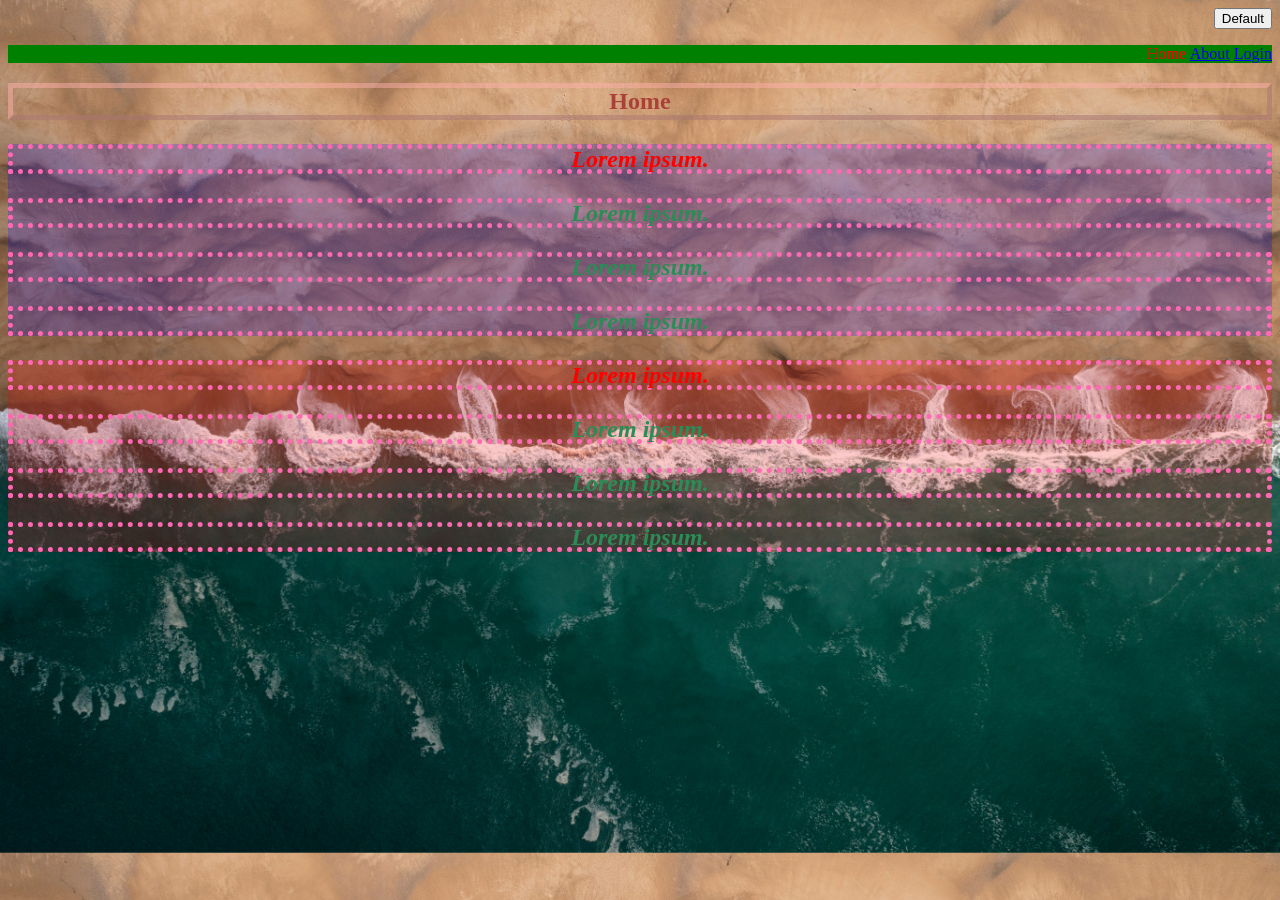
<file: basics/index.html>
<!DOCTYPE html>
<html>


<head>
  <title>CSS</title>
  <link rel="stylesheet" type="text/css" href="style.css">

</head>


<body>
  
  <button class="btn btn-primary">Default</button>


  <header style="background-color: green; color: red;">
    <nav>
      <ul>
        <li>Home</li>
        <li><a href="about.html">About</a></li>
        <li><a href="login.html">Login</a></li>
      </ul>
    </nav>
  </header>


  <section>
    <h2>Home</h2>


    <div id="div1">
      <p class="webtext active">Lorem ipsum.</p>
      <p class="webtext">Lorem ipsum.</p>
      <p class="webtext">Lorem ipsum.</p>
      <p class="webtext">Lorem ipsum.</p>
    </div>

    <div id="div2">
      <p class="webtext active">Lorem ipsum.</p>
      <p class="webtext">Lorem ipsum.</p>
      <p class="webtext">Lorem ipsum.</p>
      <p class="webtext">Lorem ipsum.</p>
    </div>
  </section>
</body>


</html>
</file>
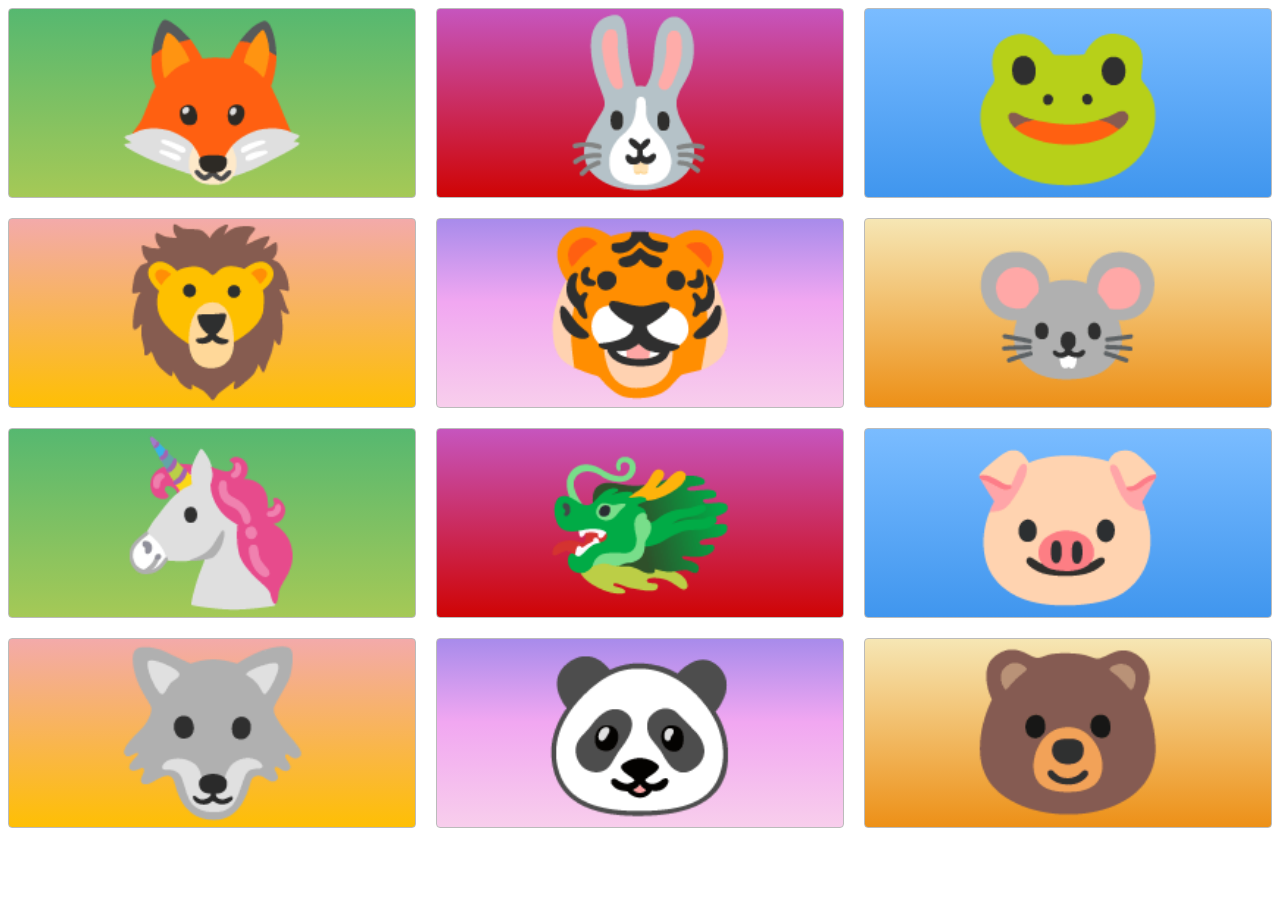
<file: css_grid/index.html>
<!DOCTYPE html>
<html>


<head>
  <!-- the below meta tag is default in most modern browsers. however if you have an
  older browser, the emojis may not show up properly. In which case you need this meta
  tag. Read more here: https://teamtreehouse.com/community/meta-charsetutf8-what-does-this-mean-or-what-does-it-do-i-deleted-it-from-the-code-and-nothing-changed -->
  <meta charset="utf-8" >  

  <title>Grid Master</title>

  <link
    rel="stylesheet"
    href="https://cdnjs.cloudflare.com/ajax/libs/animate.css/4.1.1/animate.min.css"
  >

  <link 
    rel="stylesheet" 
    type="text/css" 
    href="./style.css"
  >
</head>


<body>
  <div class="container">
    <div class="zone green">🦊</div>
    <div class="zone red">🐰</div>
    <div class="zone blue">🐸</div>
    <div class="zone yellow">🦁</div>
    <div class="zone purple">🐯</div>
    <div class="zone brown">🐭</div>
    <div class="zone green">🦄</div>
    <div class="zone red">🐲</div>
    <div class="zone blue">🐷</div>
    <div class="zone yellow">🐺</div>
    <div class="zone purple">🐼</div>
    <div class="zone brown">🐻</div>
  </div>
</body>


</html>
</file>
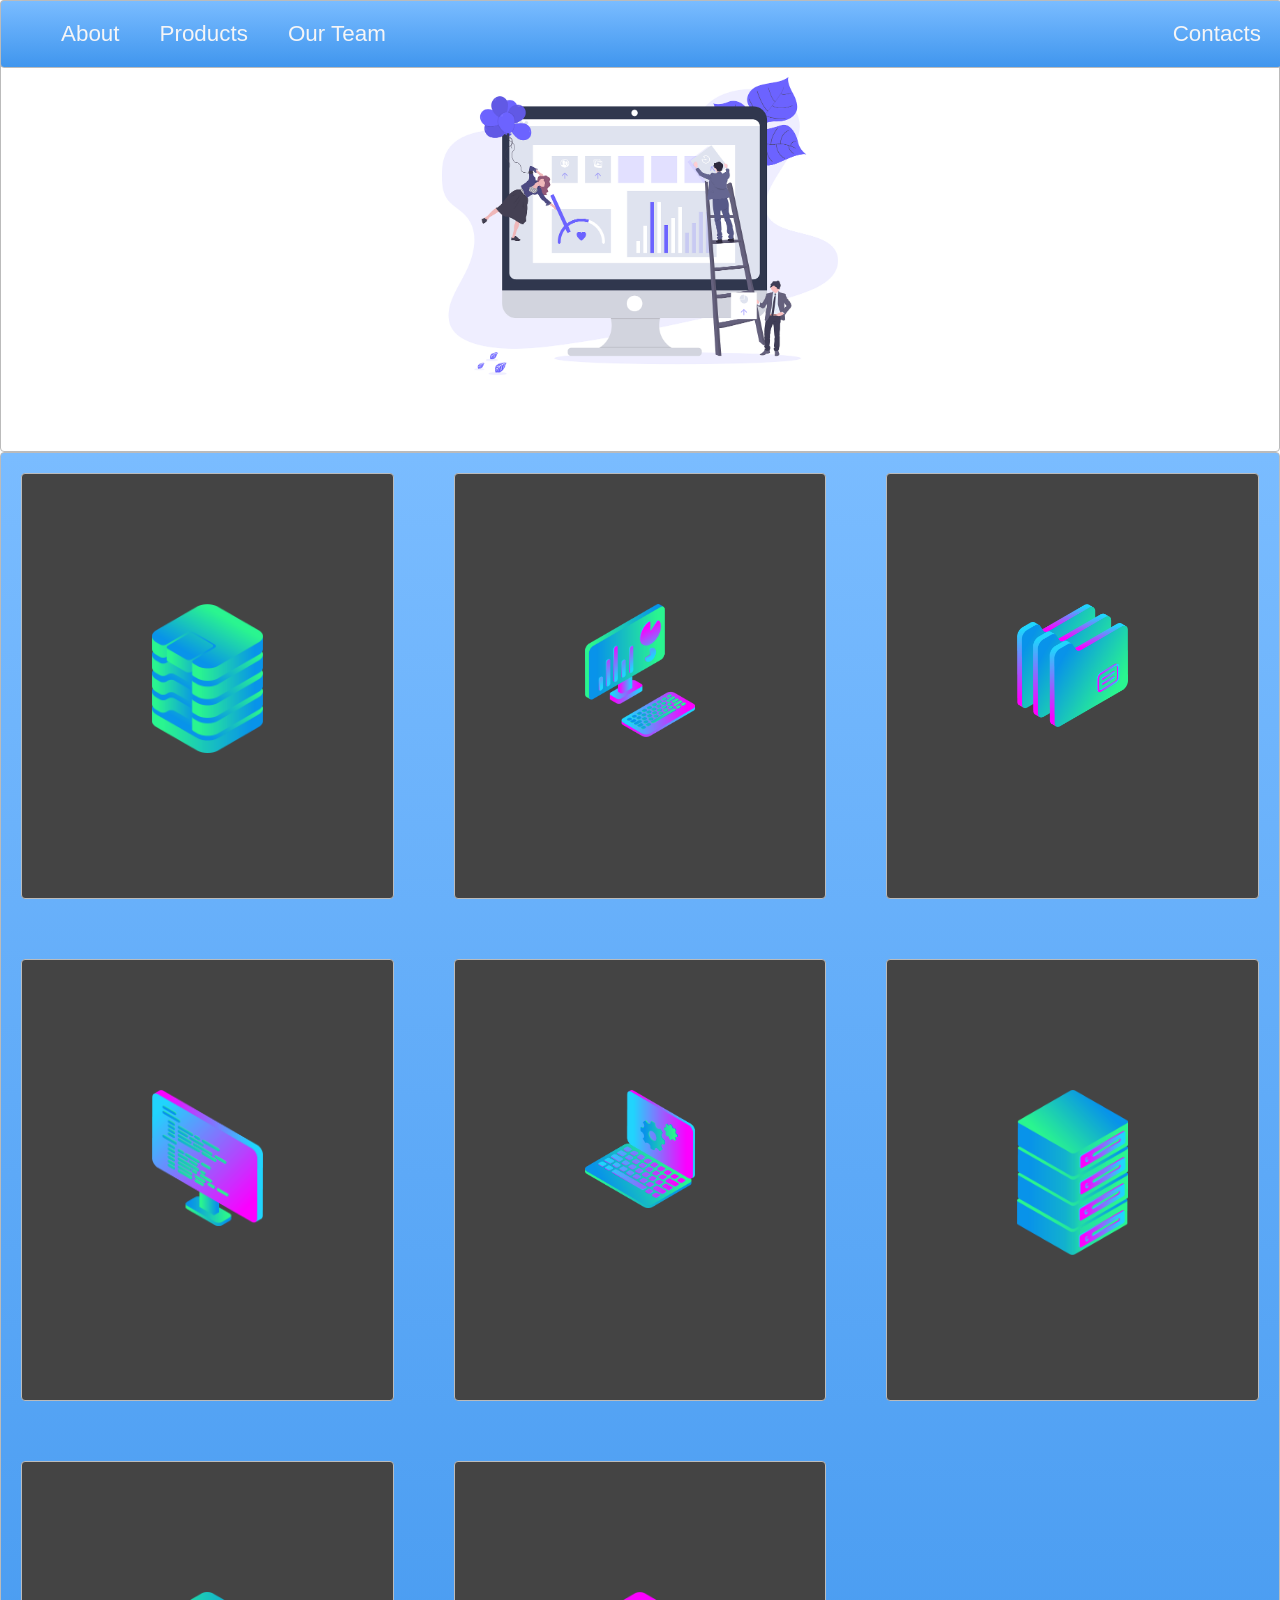
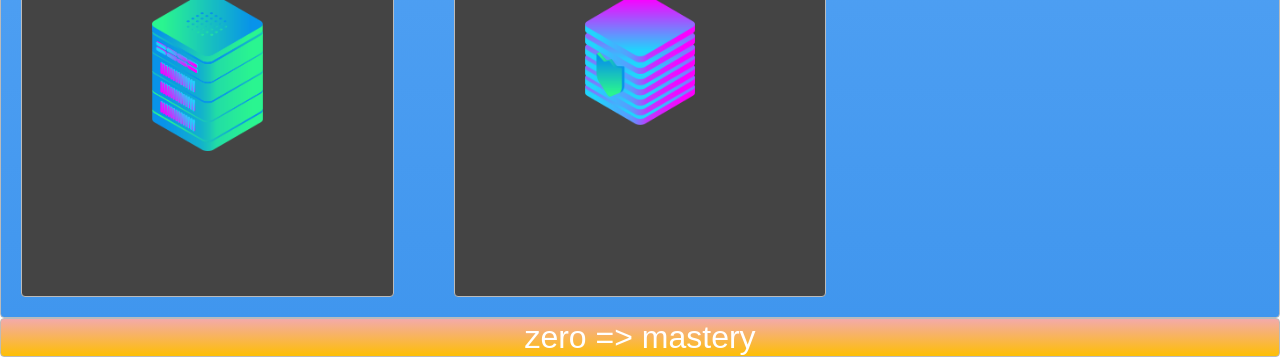
<file: layout_master/index.html>
<!DOCTYPE html>
<html>

<head>
  <title>Layout Master</title>
  <link rel="stylesheet" type="text/css" href="./style.css">
</head>

<body>
  <nav class="zone blue sticky">
    <ul class="main-nav">
      <li><a href="#">About</a></li>
      <li><a href="#">Products</a></li>
      <li><a href="#">Our Team</a></li>
      <li class="push"><a href="#">Contacts</a></li>
    </ul>
  </nav>

  <div class="container zone"><img class="cover" src="img/undraw.png"></div>

  <div class="zone blue grid-wrapper">
      <div class="box zone"><img src="./img/data_storage_2_2.png"></div>
      <div class="box zone"><img src="./img/desktop_analytics_2.png"></div>
      <div class="box zone"><img src="./img/files_2.png"></div>
      <div class="box zone"><img src="./img/monitor_coding_2.png"></div>
      <div class="box zone"><img src="./img/monitor_settings_2.png"></div>
      <div class="box zone"><img src="./img/server_2_2.png"></div>
      <div class="box zone"><img src="./img/server_3.png"></div>
      <div class="box zone"><img src="./img/server_safe_2.png"></div>
  </div>

  <footer class="zone yellow">zero => mastery</footer>
</body>

</html>
</file>
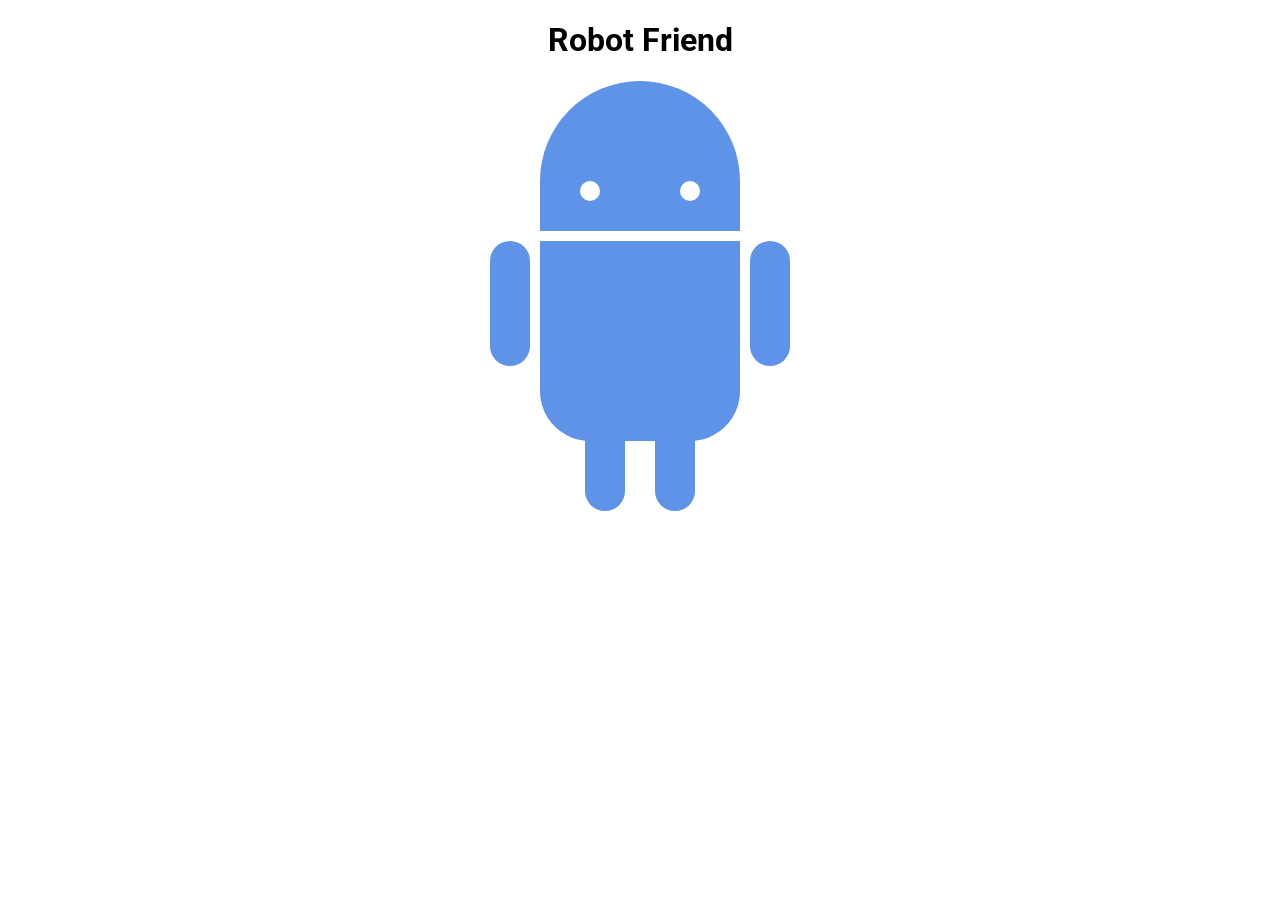
<file: robot/index.html>
<!DOCTYPE html>
<html>
<head>
	<title>RoboPage</title>
	<link rel="stylesheet" type="text/css" href="style.css">
	<link href="https://fonts.googleapis.com/css?family=Roboto" rel="stylesheet">
</head>
<body>
	<h1>Robot Friend</h1>
	<div class="robots">
		<div class="android"> 
			<div class="head"> 
				<div class="eyes"> 
					<div class="left_eye"></div> 
					<div class="right_eye"></div>
				</div> 
			</div> 
			<div class="upper_body"> 
				<div class="left_arm"></div> 
				<div class="torso"></div> 
				<div class="right_arm"></div> 
			</div> 
			<div class="lower_body"> 
				<div class="left_leg"></div> 
				<div class="right_leg"></div> 
			</div> 
		</div>
	</div>
</body>
</html>
</file>
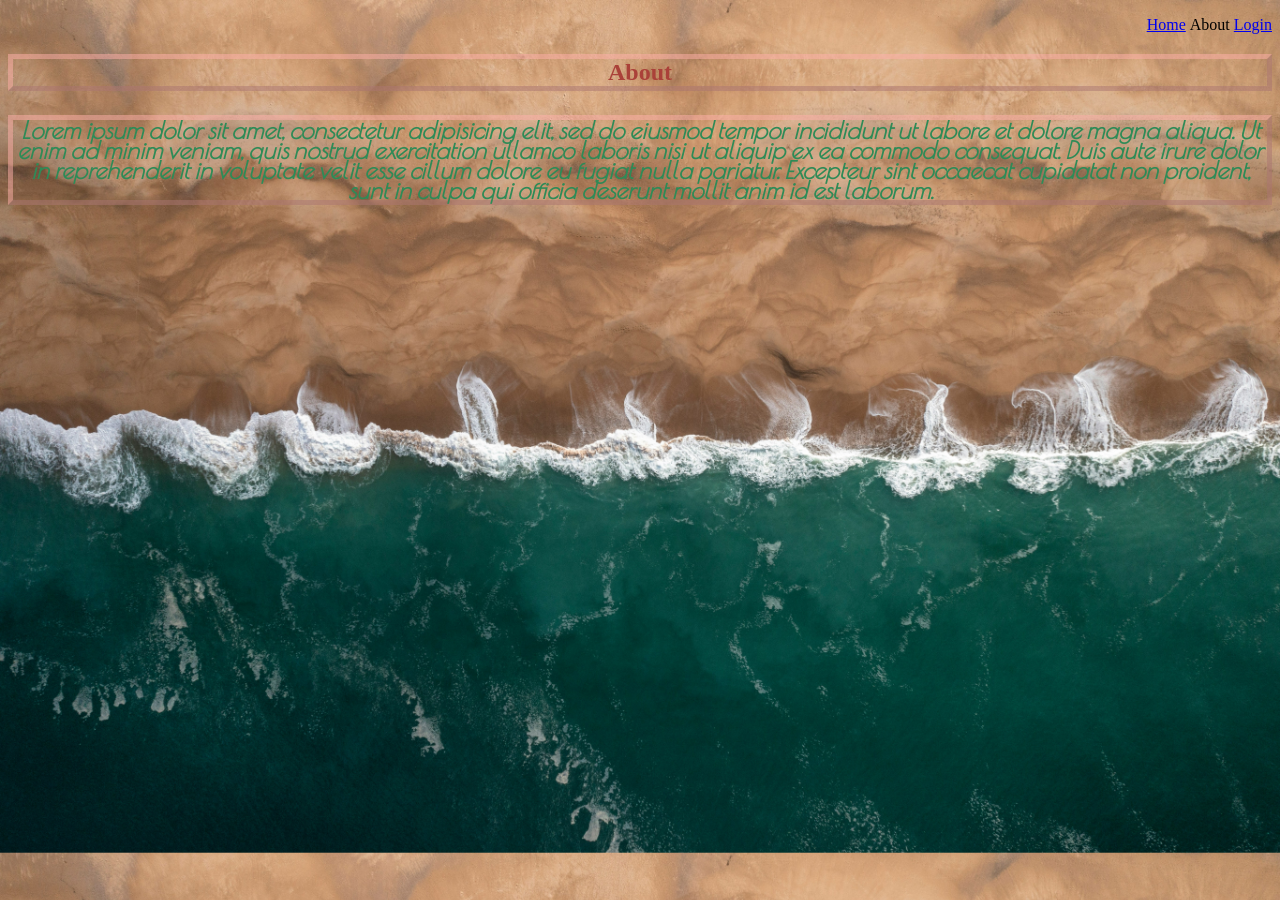
<file: basics/about.html>
<!DOCTYPE html>
<html>


<head>
  <title>My first website!</title>
  <link rel="stylesheet" type="text/css" href="style.css">
  <link rel="preconnect" href="https://fonts.googleapis.com">
  <link rel="preconnect" href="https://fonts.gstatic.com" crossorigin>
  <link href="https://fonts.googleapis.com/css2?family=Poiret+One&display=swap" rel="stylesheet">
</head>


<body>
  <header>
    <nav>
      <ul>
        <li><a href="index.html">Home</a></li>
        <li>About</li>
        <li><a href="login.html">Login</a></li>
      </ul>
    </nav>
  </header>


  <section>
    <h2>About</h2>
    <p>Lorem ipsum dolor sit amet, consectetur adipisicing elit, sed do eiusmod
    tempor incididunt ut labore et dolore magna aliqua. Ut enim ad minim veniam,
    quis nostrud exercitation ullamco laboris nisi ut aliquip ex ea commodo
    consequat. Duis aute irure dolor in reprehenderit in voluptate velit esse
    cillum dolore eu fugiat nulla pariatur. Excepteur sint occaecat cupidatat non
    proident, sunt in culpa qui officia deserunt mollit anim id est laborum.</p>
  </section>

</body>


</html>
</file>
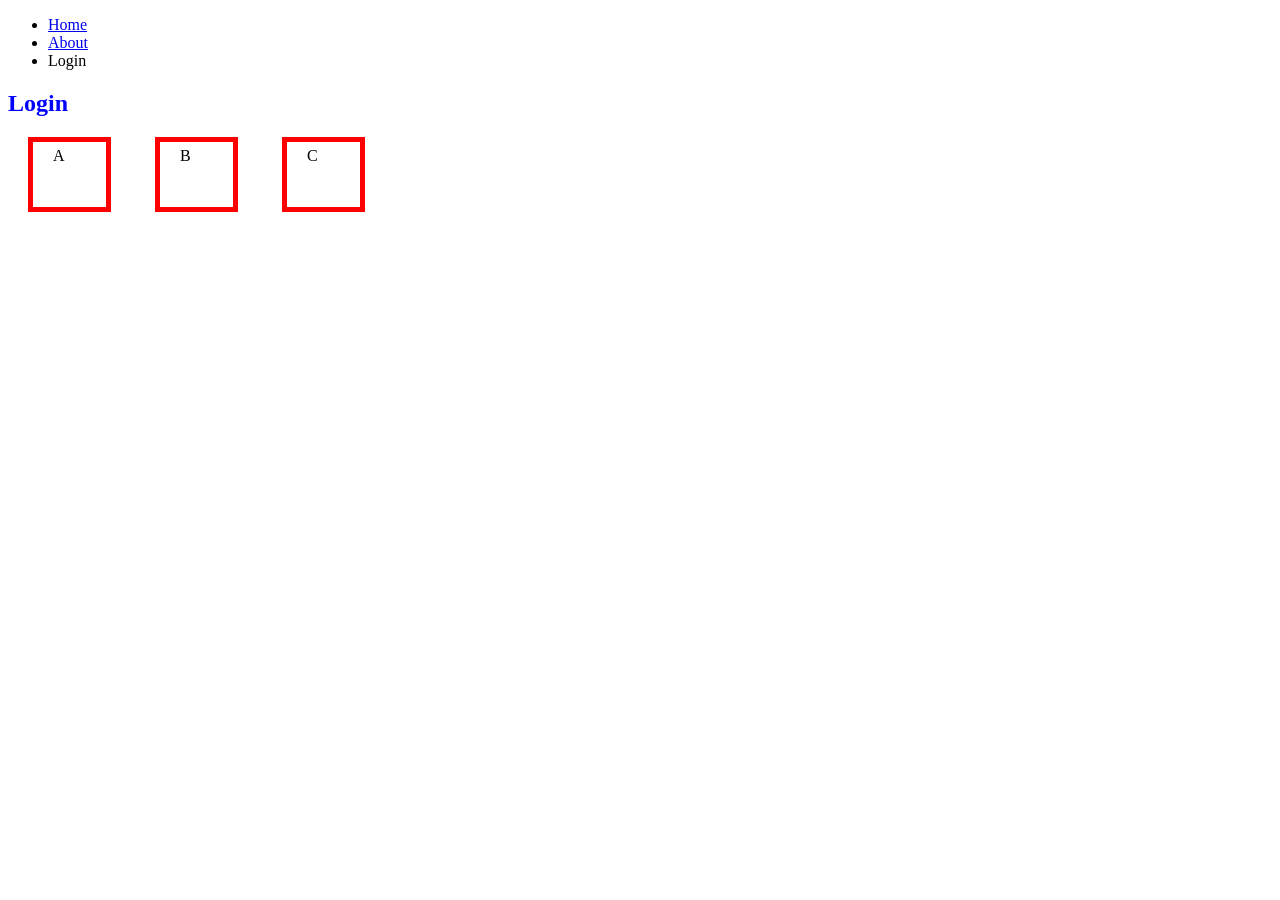
<file: basics/login.html>
<!DOCTYPE html>
<html>


<head>
  <title>My first website!</title>
  <link rel="stylesheet" type="text/css" href="style2.css">
</head>


<body>
  <header>
    <nav>
      <ul>
        <li><a href="index.html">Home</a></li>
        <li><a href="about.html">About</a></li>
        <li>Login</li>
      </ul>
    </nav>
  </header>
  <section>
    <h2>Login</h2>
    <div class="boxmodel">A</div>
    <div class="boxmodel">B</div>
    <div class="boxmodel">C</div>
  </section>
</body>


</html>
</file>
<file: basics/style.css>
/*Selector{
	Property: value;
}*/

* {
	text-align: right;
}

body {
	background-image: url(images/background-image.jpg);
	background-size: cover;
}

h2, p {
	color: #AA4139;
	text-align: center;
	border: 5px outset rgba(255, 176, 170, 0.5);
	cursor: pointer;
}

p {
	line-height: 20px;
	font-style: italic;
	font-weight: bold;
	font-size: 150%;
	font-family: "Poiret One", cursive;
}

p {
	color:seagreen;
}

li {
	list-style: none;
	display: inline-block;
}

.webtext {
	border: 5px dotted hotpink;
}

.active {
	color: red;
}

#div1 {
	background-color: rgba(0, 0, 255, 0.2);
}

#div2 {
	background-color: rgba(255, 0, 0, 0.2);
}
</file>
<file: css_grid/style.css>
.container {
    display: grid;
    gap: 20px;
    grid-template-columns: repeat(3, auto);
    grid-template-rows: repeat(3, auto);
}

.zone {
    cursor:pointer;
    /*display:inline-block;*/
    text-align: center;
    font-size:10em;
    border-radius:4px;
    border:1px solid #bbb;
    transition: all 0.3s linear;
}

.zone:hover {
    -webkit-box-shadow:rgba(0,0,0,0.8) 0px 5px 15px, inset rgba(0,0,0,0.15) 0px -10px 20px;
    -moz-box-shadow:rgba(0,0,0,0.8) 0px 5px 15px, inset rgba(0,0,0,0.15) 0px -10px 20px;
    -o-box-shadow:rgba(0,0,0,0.8) 0px 5px 15px, inset rgba(0,0,0,0.15) 0px -10px 20px;
    box-shadow:rgba(0,0,0,0.8) 0px 5px 15px, inset rgba(0,0,0,0.15) 0px -10px 20px;
}


/*https://paulund.co.uk/how-to-create-shiny-css-buttons*/
/***********************************************************************
 *  Green Background
 **********************************************************************/
.green{
    background: #56B870; /* Old browsers */
    background: -moz-linear-gradient(top, #56B870 0%, #a5c956 100%); /* FF3.6+ */
    background: -webkit-gradient(linear, left top, left bottom, color-stop(0%,#56B870), color-stop(100%,#a5c956)); /* Chrome,Safari4+ */
    background: -webkit-linear-gradient(top, #56B870 0%,#a5c956 100%); /* Chrome10+,Safari5.1+ */
    background: -o-linear-gradient(top, #56B870 0%,#a5c956 100%); /* Opera 11.10+ */
    background: -ms-linear-gradient(top, #56B870 0%,#a5c956 100%); /* IE10+ */
    background: linear-gradient(top, #56B870 0%,#a5c956 100%); /* W3C */
}

/***********************************************************************
 *  Red Background
 **********************************************************************/
.red{
    background: #C655BE; /* Old browsers */
    background: -moz-linear-gradient(top, #C655BE 0%, #cf0404 100%); /* FF3.6+ */
    background: -webkit-gradient(linear, left top, left bottom, color-stop(0%,#C655BE), color-stop(100%,#cf0404)); /* Chrome,Safari4+ */
    background: -webkit-linear-gradient(top, #C655BE 0%,#cf0404 100%); /* Chrome10+,Safari5.1+ */
    background: -o-linear-gradient(top, #C655BE 0%,#cf0404 100%); /* Opera 11.10+ */
    background: -ms-linear-gradient(top, #C655BE 0%,#cf0404 100%); /* IE10+ */
    background: linear-gradient(top, #C655BE 0%,#cf0404 100%); /* W3C */
}

/***********************************************************************
 *  Yellow Background
 **********************************************************************/
.yellow{
    background: #F3AAAA; /* Old browsers */
    background: -moz-linear-gradient(top, #F3AAAA 0%, #febf04 100%); /* FF3.6+ */
    background: -webkit-gradient(linear, left top, left bottom, color-stop(0%,#F3AAAA), color-stop(100%,#febf04)); /* Chrome,Safari4+ */
    background: -webkit-linear-gradient(top, #F3AAAA 0%,#febf04 100%); /* Chrome10+,Safari5.1+ */
    background: -o-linear-gradient(top, #F3AAAA 0%,#febf04 100%); /* Opera 11.10+ */
    background: -ms-linear-gradient(top, #F3AAAA 0%,#febf04 100%); /* IE10+ */
    background: linear-gradient(top, #F3AAAA 0%,#febf04 100%); /* W3C */
}

/***********************************************************************
 *  Blue Background
 **********************************************************************/
.blue{
    background: #7abcff; /* Old browsers */
    background: -moz-linear-gradient(top, #7abcff 0%, #60abf8 44%, #4096ee 100%); /* FF3.6+ */
    background: -webkit-gradient(linear, left top, left bottom, color-stop(0%,#7abcff), color-stop(44%,#60abf8), color-stop(100%,#4096ee)); /* Chrome,Safari4+ */
    background: -webkit-linear-gradient(top, #7abcff 0%,#60abf8 44%,#4096ee 100%); /* Chrome10+,Safari5.1+ */
    background: -o-linear-gradient(top, #7abcff 0%,#60abf8 44%,#4096ee 100%); /* Opera 11.10+ */
    background: -ms-linear-gradient(top, #7abcff 0%,#60abf8 44%,#4096ee 100%); /* IE10+ */
    background: linear-gradient(top, #7abcff 0%,#60abf8 44%,#4096ee 100%); /* W3C */
}

/***********************************************************************
 *  Purple Background
 **********************************************************************/
.purple {
    background: #A88BEB; /* Old browsers */
    background: -moz-linear-gradient(top, #A88BEB 0%, #F1A7F1 44%, #F8CEEC 100%); /* FF3.6+ */
    background: -webkit-gradient(linear, left top, left bottom, color-stop(0%,#A88BEB), color-stop(44%,#F1A7F1), color-stop(100%,#F8CEEC)); /* Chrome,Safari4+ */
    background: -webkit-linear-gradient(top, #A88BEB 0%,#F1A7F1 44%,#F8CEEC 100%); /* Chrome10+,Safari5.1+ */
    background: -o-linear-gradient(top, #A88BEB 0%,#F1A7F1 44%,#F8CEEC 100%); /* Opera 11.10+ */
    background: -ms-linear-gradient(top, #A88BEB 0%,#F1A7F1 44%,#F8CEEC 100%); /* IE10+ */
    background: linear-gradient(top, #A88BEB 0%,#F1A7F1 44%,#F8CEEC 100%); /* W3C */
}

/***********************************************************************
 *  Brown Background
 **********************************************************************/
.brown {
    background: #f6e6b4; /* Old browsers */
    background: -moz-linear-gradient(top, #f6e6b4 0%, #ed9017 100%); /* FF3.6+ */
    background: -webkit-gradient(linear, left top, left bottom, color-stop(0%,#f6e6b4), color-stop(100%,#ed9017)); /* Chrome,Safari4+ */
    background: -webkit-linear-gradient(top, #f6e6b4 0%,#ed9017 100%); /* Chrome10+,Safari5.1+ */
    background: -o-linear-gradient(top, #f6e6b4 0%,#ed9017 100%); /* Opera 11.10+ */
    background: -ms-linear-gradient(top, #f6e6b4 0%,#ed9017 100%); /* IE10+ */
    background: linear-gradient(top, #f6e6b4 0%,#ed9017 100%); /* W3C */
    filter: progid:DXImageTransform.Microsoft.gradient( startColorstr='#f6e6b4', endColorstr='#ed9017',GradientType=0 ); /* IE6-9 */
}
</file>
<file: layout_master/style.css>
body{
    margin: auto 0;
    font-family: Arial;
}

.zone {
    /*padding:30px 50px;
    margin:40px 60px;*/
    cursor:pointer;
    /*display:inline-block;*/
    color:#FFF;
    font-size:2em;
    border-radius:4px;
    border:1px solid #bbb;
    transition: all 0.3s linear;
}

.zone:hover {
    -webkit-box-shadow:rgba(0,0,0,0.8) 0px 5px 15px, inset rgba(0,0,0,0.15) 0px -10px 20px;
    -moz-box-shadow:rgba(0,0,0,0.8) 0px 5px 15px, inset rgba(0,0,0,0.15) 0px -10px 20px;
    -o-box-shadow:rgba(0,0,0,0.8) 0px 5px 15px, inset rgba(0,0,0,0.15) 0px -10px 20px;
    box-shadow:rgba(0,0,0,0.8) 0px 5px 15px, inset rgba(0,0,0,0.15) 0px -10px 20px;
}

.box:hover {
    -webkit-transform: rotate(-7deg);
    -moz-transform: rotate(-7deg);
    -o-transform: rotate(-7deg);
    transform: rotate(-7deg);
}

/* NAVBAR */
.sticky{
    position: fixed;
    top: 0;
    width: 100%;
}

.main-nav{
    display: flex;
        list-style: none;
    font-size: 0.7em;
    margin: 0;
}

@media only screen and (max-width: 600px){
    .main-nav{
        font-size: 0.5em;
        padding: 0;
    }
}

li{
    padding: 20px;
}

.push{
    margin-left: auto;
}

a{
    text-decoration: none;
    color: #f5f5f6;
}

/* COVER */
.container{
    display: flex;
    justify-content: center;
    align-items: center;
    height: 50vh;
}

.cover{
    width: 30rem;
}

/* PROJECT GRID */
.grid-wrapper{
    display: grid;
    gap: 20px;
    grid-template-columns: repeat(auto-fill, minmax(350px, 1fr));
}

.box > img{
    width: 100%;
}

.box{
    background-color: #444;
    padding: 130px;
    margin: 20px;
}

footer{
    text-align: center;
}

/*https://paulund.co.uk/how-to-create-shiny-css-buttons*/
/***********************************************************************
 *  Green Background
 **********************************************************************/
.green{
    background: #56B870; /* Old browsers */
    background: -moz-linear-gradient(top, #56B870 0%, #a5c956 100%); /* FF3.6+ */
    background: -webkit-gradient(linear, left top, left bottom, color-stop(0%,#56B870), color-stop(100%,#a5c956)); /* Chrome,Safari4+ */
    background: -webkit-linear-gradient(top, #56B870 0%,#a5c956 100%); /* Chrome10+,Safari5.1+ */
    background: -o-linear-gradient(top, #56B870 0%,#a5c956 100%); /* Opera 11.10+ */
    background: -ms-linear-gradient(top, #56B870 0%,#a5c956 100%); /* IE10+ */
    background: linear-gradient(top, #56B870 0%,#a5c956 100%); /* W3C */
}

/***********************************************************************
 *  Red Background
 **********************************************************************/
.red{
    background: #C655BE; /* Old browsers */
    background: -moz-linear-gradient(top, #C655BE 0%, #cf0404 100%); /* FF3.6+ */
    background: -webkit-gradient(linear, left top, left bottom, color-stop(0%,#C655BE), color-stop(100%,#cf0404)); /* Chrome,Safari4+ */
    background: -webkit-linear-gradient(top, #C655BE 0%,#cf0404 100%); /* Chrome10+,Safari5.1+ */
    background: -o-linear-gradient(top, #C655BE 0%,#cf0404 100%); /* Opera 11.10+ */
    background: -ms-linear-gradient(top, #C655BE 0%,#cf0404 100%); /* IE10+ */
    background: linear-gradient(top, #C655BE 0%,#cf0404 100%); /* W3C */
}

/***********************************************************************
 *  Yellow Background
 **********************************************************************/
.yellow{
    background: #F3AAAA; /* Old browsers */
    background: -moz-linear-gradient(top, #F3AAAA 0%, #febf04 100%); /* FF3.6+ */
    background: -webkit-gradient(linear, left top, left bottom, color-stop(0%,#F3AAAA), color-stop(100%,#febf04)); /* Chrome,Safari4+ */
    background: -webkit-linear-gradient(top, #F3AAAA 0%,#febf04 100%); /* Chrome10+,Safari5.1+ */
    background: -o-linear-gradient(top, #F3AAAA 0%,#febf04 100%); /* Opera 11.10+ */
    background: -ms-linear-gradient(top, #F3AAAA 0%,#febf04 100%); /* IE10+ */
    background: linear-gradient(top, #F3AAAA 0%,#febf04 100%); /* W3C */
}

/***********************************************************************
 *  Blue Background
 **********************************************************************/
.blue{
    background: #7abcff; /* Old browsers */
    background: -moz-linear-gradient(top, #7abcff 0%, #60abf8 44%, #4096ee 100%); /* FF3.6+ */
    background: -webkit-gradient(linear, left top, left bottom, color-stop(0%,#7abcff), color-stop(44%,#60abf8), color-stop(100%,#4096ee)); /* Chrome,Safari4+ */
    background: -webkit-linear-gradient(top, #7abcff 0%,#60abf8 44%,#4096ee 100%); /* Chrome10+,Safari5.1+ */
    background: -o-linear-gradient(top, #7abcff 0%,#60abf8 44%,#4096ee 100%); /* Opera 11.10+ */
    background: -ms-linear-gradient(top, #7abcff 0%,#60abf8 44%,#4096ee 100%); /* IE10+ */
    background: linear-gradient(top, #7abcff 0%,#60abf8 44%,#4096ee 100%); /* W3C */
}
</file>
<file: robot/style.css>
h1 {
	text-align: center;
	font-family: 'Roboto', sans-serif;
}

.robots {
	display: flex;
	justify-content: center;
}

.android .right_arm{
	transform-origin: 45% 10%;
	transition: transform 1s ease-in-out;
}

.android:hover .right_arm{
	animation:  raiseHand 0.5s linear 1 alternate,
				wave 0.2s linear 0.5s 10 alternate,
				lowerHand 0.5s linear 2.5s 1 alternate;
}

@keyframes raiseHand {
	0% { transform: rotate(0deg); }
	100%{transform: rotate(-135deg);}
}

@keyframes wave{
	0% { transform: rotate(-135deg); }
	100% { transform: rotate(-90deg); }
}

@keyframes lowerHand {
	0% { transform: rotate(-135deg); }
	100%{transform: rotate(0deg);}
}

.head, 
.left_arm, 
.torso, 
.right_arm, 
.left_leg, 
.right_leg {
	 background-color: #5f93e8;
}

.head { 
	width: 200px; 
	margin: 0 auto; 
	height: 150px; 
	border-radius: 200px 200px 0 0; 
	margin-bottom: 10px;
} 

.eyes {
	display: flex;
}

.head:hover {
	width: 300px;
    transition: 1s ease-in-out;
}

.upper_body { 
	width: 300px; 
	height: 150px;
	display: flex;
} 

.left_arm, .right_arm { 
	width: 40px; 
	height: 125px;
	border-radius: 100px; 
} 

.left_arm { 
	margin-right: 10px; 
} 

.right_arm { 
	margin-left: 10px; 
} 

.torso { 
	width: 200px; 
	height: 200px;
	border-radius: 0 0 50px 50px; 
} 

.lower_body { 
	width: 200px; 
	height: 200px;
	/* This is another useful property. Hmm what do you think it does?*/
	margin: 0 auto;
	display: flex;

} 

.left_leg, .right_leg { 
	width: 40px; 
	height: 120px;
	border-radius: 0 0 100px 100px; 
} 

.left_leg { 
	margin-left: 45px; 
} 

.left_leg:hover {
	-webkit-transform: rotate(20deg);
    -moz-transform: rotate(20deg);
    -o-transform: rotate(20deg);
    -ms-transform: rotate(20deg);
    transform: rotate(20deg);
}

.right_leg { 
	margin-left: 30px; 
}

.left_eye, .right_eye { 
	width: 20px; 
	height: 20px; 
	border-radius: 15px; 
	background-color: white;  
} 

.left_eye { 
	/* These properties are new and you haven't encountered
	in this course. Check out CSS Tricks to see what it does! */
	position: relative; 
	top: 100px; 
	left: 40px; 
} 

.right_eye { 
	position: relative; 
	top: 100px; 
	left: 120px; 
}
</file>
<file: basics/style2.css>
h2{
	color: blue;
}

.boxmodel {
	border: 5px solid red;
	display: inline-block;
	padding: 5px 20px;
	margin: 0px 20px;
	width: 33px;
	height: 55px;
}
</file>
